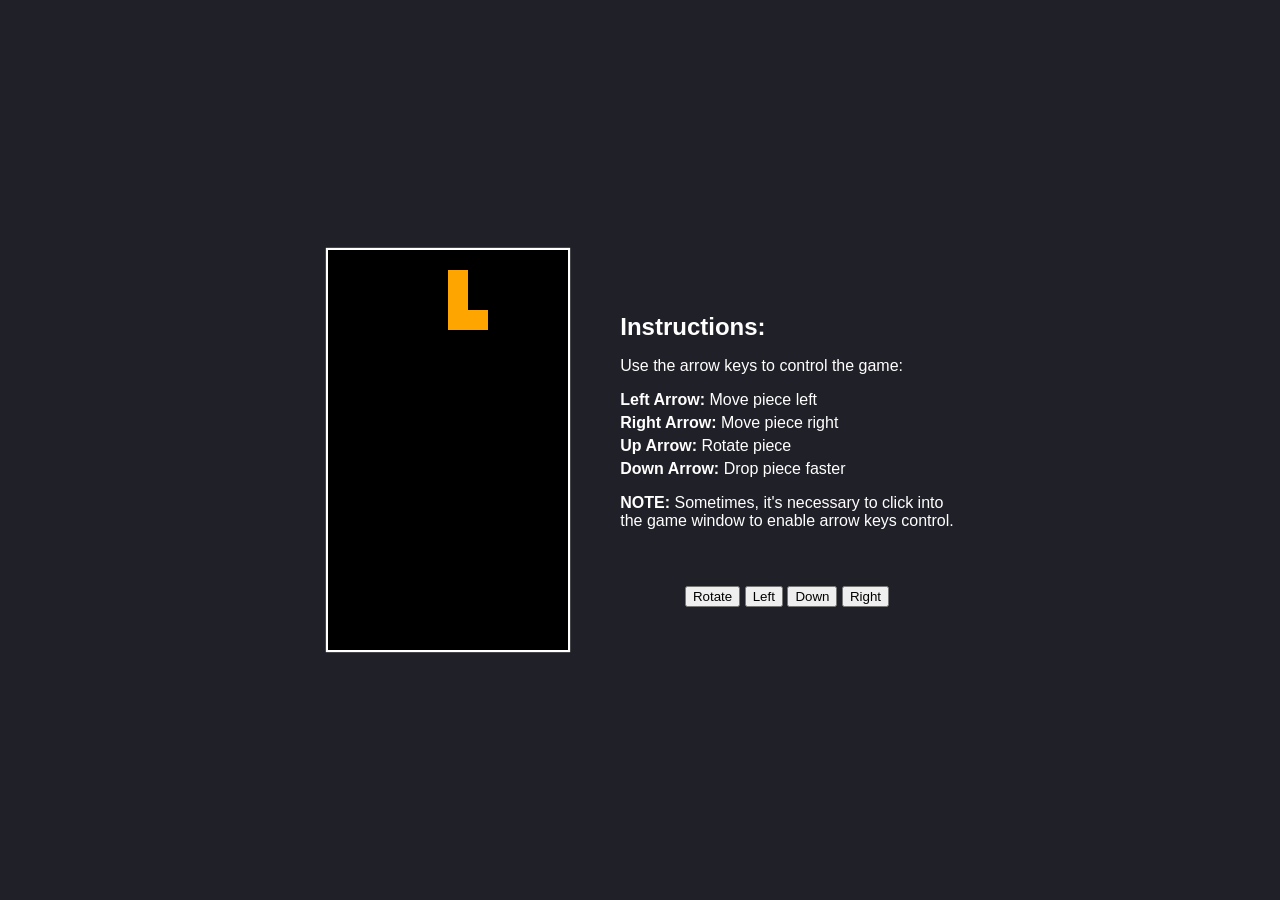
<file: index.html>
<!DOCTYPE html>
<html>
    <head>
        <link rel="stylesheet" href="styles.css">
    </head>
    <body>
        <div id="game-container">
            <canvas id="game-board" width="240" height="400"></canvas>
            <div id="info-container">
                <div id="instructions">
                    <h2>Instructions:</h2>
                    <p>Use the arrow keys to control the game:</p>
                    <ul>
                        <li><strong>Left Arrow:</strong> Move piece left</li>
                        <li><strong>Right Arrow:</strong> Move piece right</li>
                        <li><strong>Up Arrow:</strong> Rotate piece</li>
                        <li><strong>Down Arrow:</strong> Drop piece faster</li>
                    </ul>
                    <p><strong>NOTE:</strong> Sometimes, it's necessary to click into<br>the game window to enable arrow keys control.</p>
                </div>
                <div id="controls">
                    <button id="rotate-button">Rotate</button>
                    <button id="left-button">Left</button>
                    <button id="down-button">Down</button>
                    <button id="right-button">Right</button>
                </div> 
            </div>  
        </div>
        <script src="script.js"></script>
    </body>
</html>
</file>
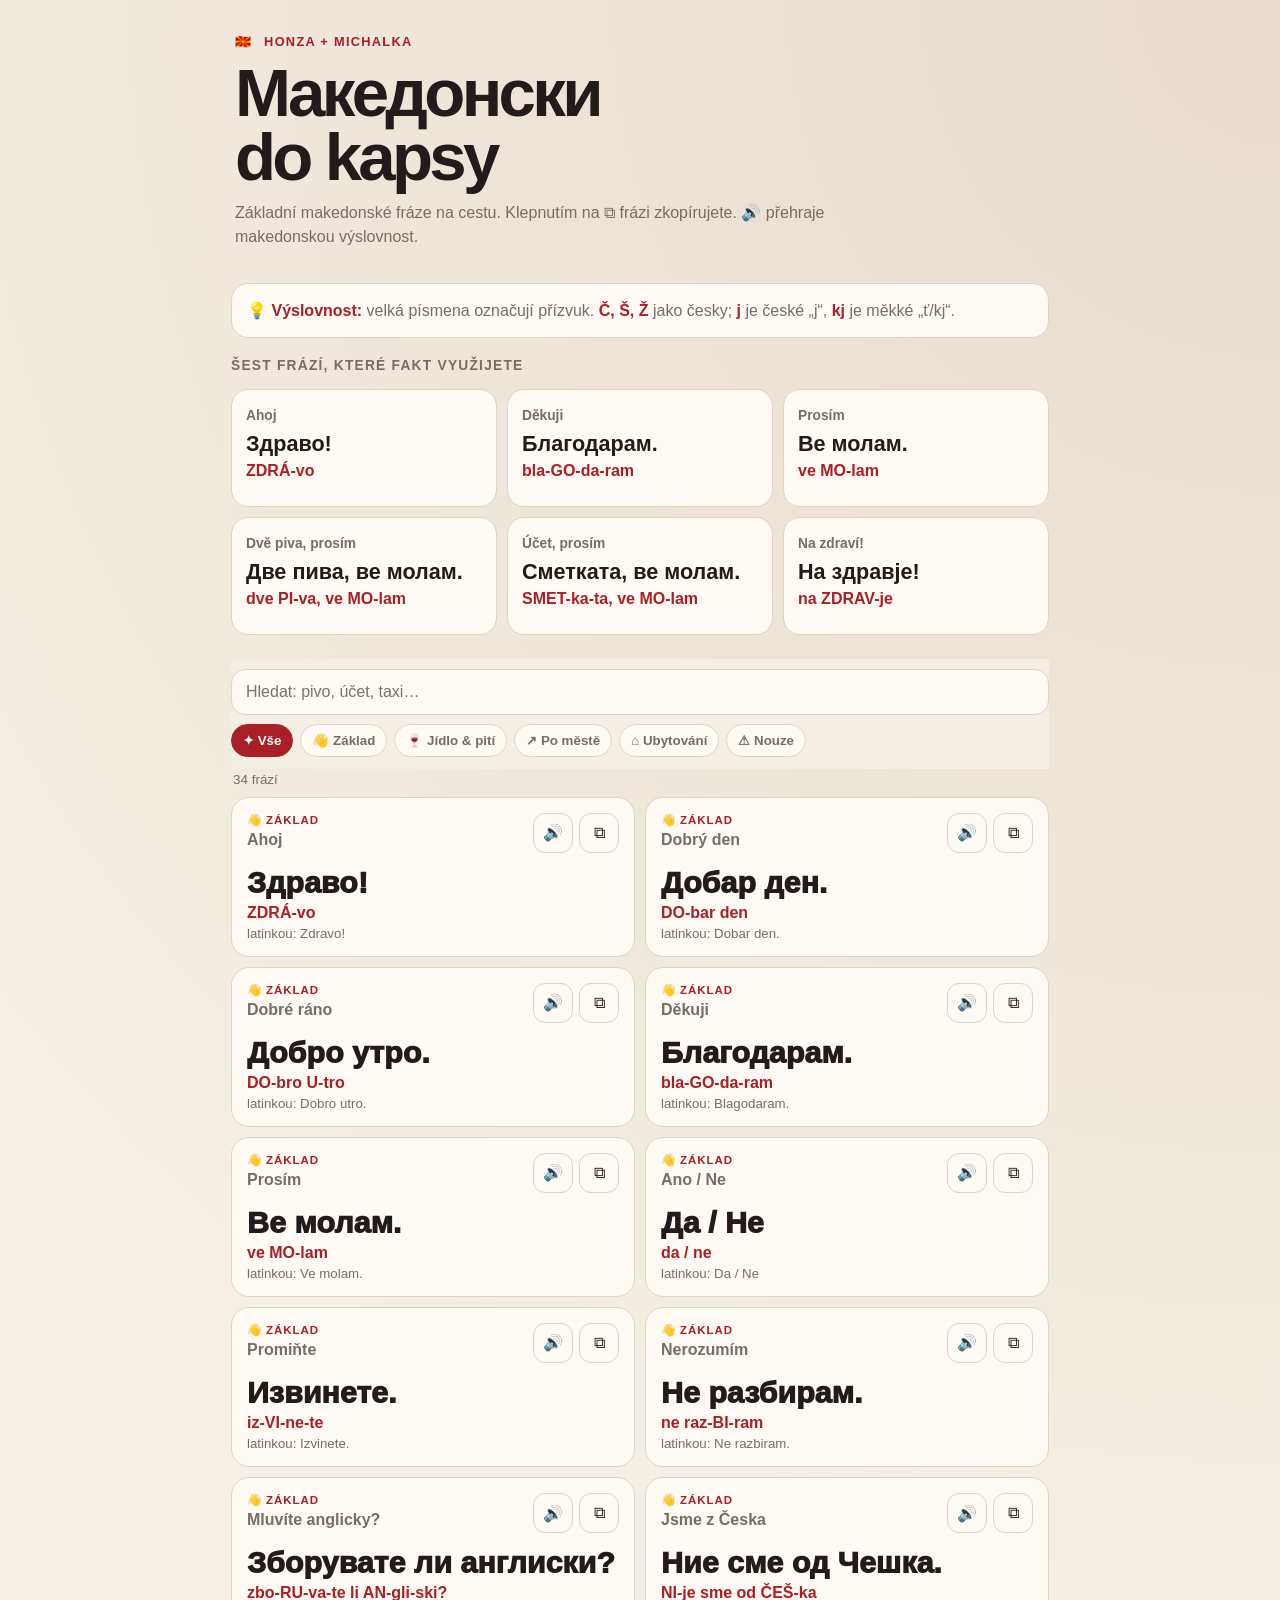
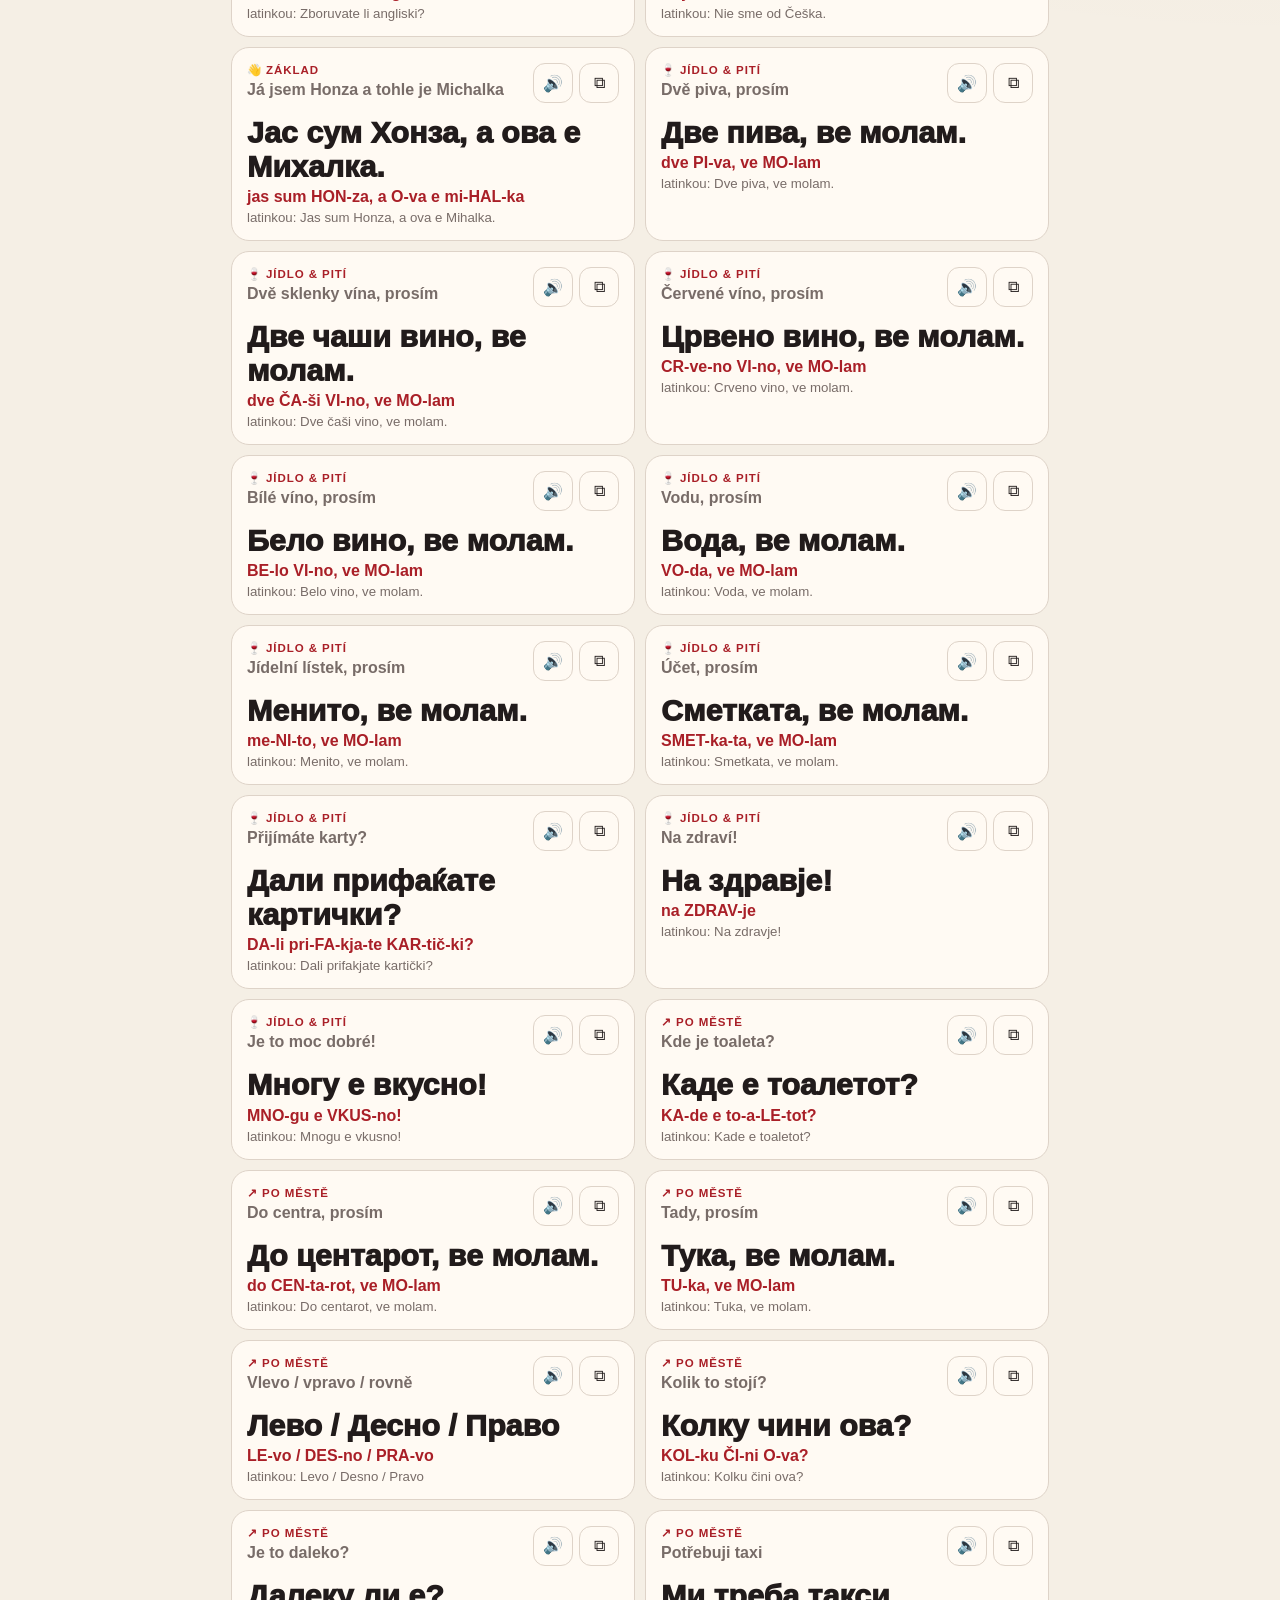
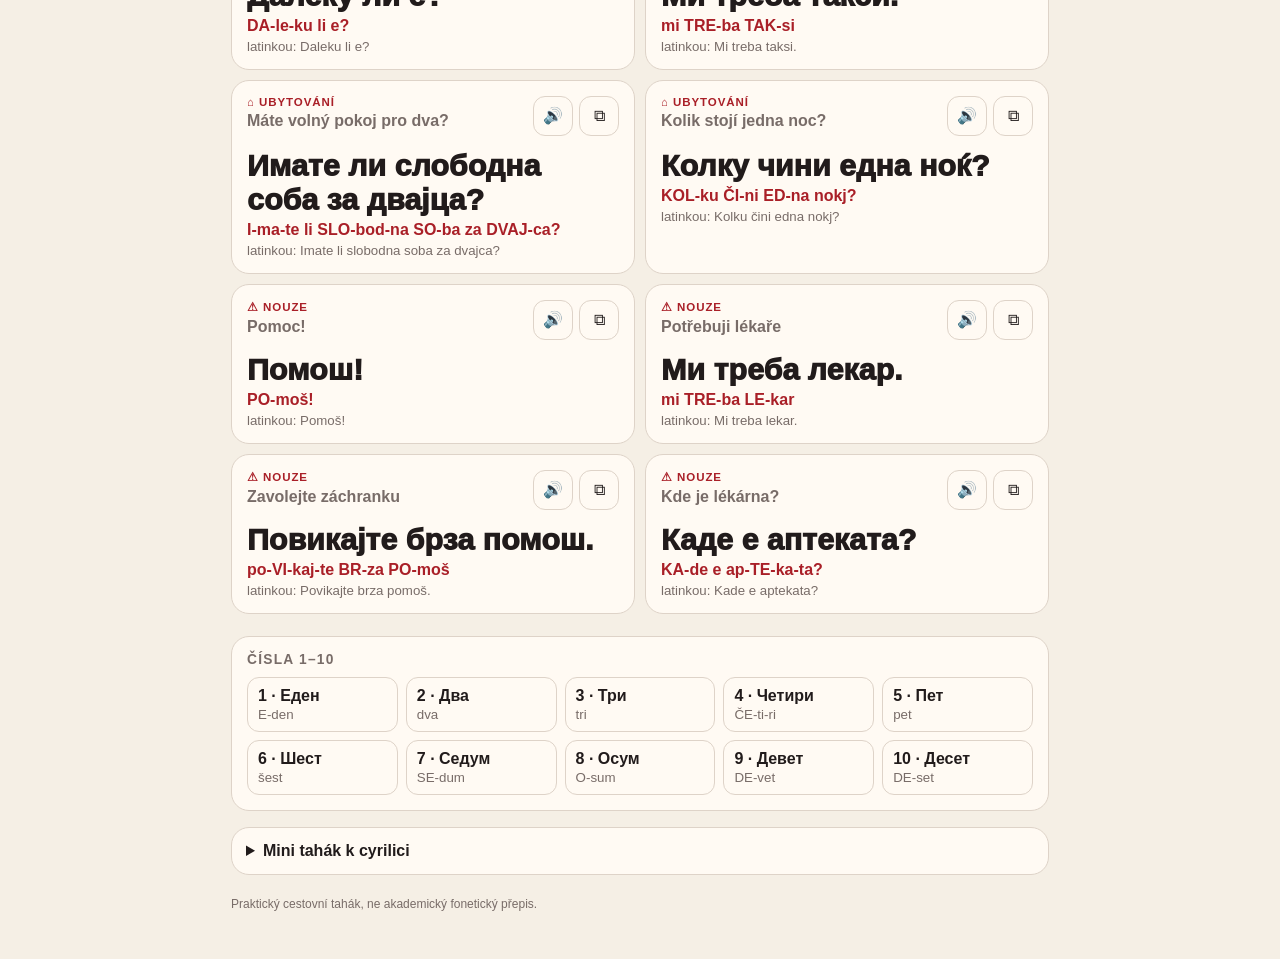
<file: makedonstina.html>
<!doctype html>
<html lang="cs">
<head>
<meta charset="utf-8">
<meta name="viewport" content="width=device-width,initial-scale=1,viewport-fit=cover">
<meta name="theme-color" content="#191313">
<meta name="apple-mobile-web-app-capable" content="yes">
<meta name="apple-mobile-web-app-title" content="Makedonština">
<title>Makedonština do kapsy</title>
<style>
:root{--bg:#f5efe5;--card:#fffaf3;--text:#211b1b;--muted:#786c68;--red:#a91f27;--line:#ded3c8}
@media(prefers-color-scheme:dark){:root{--bg:#161111;--card:#241c1c;--text:#fff7ee;--muted:#b8aaa4;--red:#ff646b;--line:#463939}}
*{box-sizing:border-box}body{margin:0;background:radial-gradient(circle at 100% 0,#7d4b171f,transparent 38%),var(--bg);color:var(--text);font-family:-apple-system,BlinkMacSystemFont,"Segoe UI",sans-serif}
main{max-width:850px;margin:auto;padding:22px 16px 48px}header{padding:12px 4px 14px}.eyebrow{color:var(--red);font-weight:900;letter-spacing:.1em;font-size:.8rem}.eyebrow span{margin-right:7px}h1{font-size:clamp(2.15rem,10vw,4.2rem);line-height:.95;letter-spacing:-.055em;margin:12px 0}.lead{color:var(--muted);line-height:1.5;margin:0;max-width:640px}
.tip{margin:20px 0;padding:15px;border:1px solid var(--line);border-radius:17px;background:var(--card);line-height:1.45;color:var(--muted)}.tip b{color:var(--red)}
.top{display:grid;grid-template-columns:repeat(2,1fr);gap:10px;margin:16px 0 24px}.quick{border:1px solid var(--line);border-radius:17px;background:var(--card);padding:14px;min-height:118px}.quick .cz{color:var(--muted);font-weight:700;font-size:.86rem}.quick .mk{font-size:1.35rem;font-weight:900;margin:9px 0 6px}.say{color:var(--red);font-weight:900}
.toolbar{position:sticky;top:0;z-index:4;padding:10px 0 12px;background:color-mix(in srgb,var(--bg) 92%,transparent);backdrop-filter:blur(14px)}input{width:100%;border:1px solid var(--line);border-radius:14px;background:var(--card);color:var(--text);padding:13px 14px;font-size:1rem;outline:none}.chips{display:flex;gap:7px;overflow:auto;padding:9px 0 0;scrollbar-width:none}.chips::-webkit-scrollbar{display:none}.chip{white-space:nowrap;border:1px solid var(--line);background:var(--card);color:var(--muted);border-radius:999px;padding:8px 11px;font-weight:800}.chip.on{background:var(--red);border-color:var(--red);color:#fff}
#count{font-size:.84rem;color:var(--muted);margin:3px 2px 10px}.cards{display:grid;gap:10px}.card{border:1px solid var(--line);border-radius:18px;background:var(--card);padding:15px}.row{display:flex;justify-content:space-between;gap:12px;align-items:flex-start}.cat{color:var(--red);font-size:.72rem;text-transform:uppercase;font-weight:900;letter-spacing:.08em}.cz{color:var(--muted);font-weight:750;margin-top:4px}.mk{font-size:clamp(1.42rem,6vw,1.9rem);font-weight:950;line-height:1.12;margin:12px 0 5px}.latin{font-size:.83rem;color:var(--muted);margin-top:4px}.buttons{display:flex;gap:6px}.icon{width:40px;height:40px;border:1px solid var(--line);border-radius:12px;background:transparent;color:var(--text);font-size:1rem}.icon.playing{background:var(--red);border-color:var(--red);color:#fff}.numbers{margin-top:22px;border:1px solid var(--line);border-radius:18px;background:var(--card);padding:15px}.numbers h2{font-size:.86rem;text-transform:uppercase;letter-spacing:.09em;color:var(--muted);margin:0 0 10px}.ngrid{display:grid;grid-template-columns:repeat(2,1fr);gap:8px}.n{padding:9px 10px;border:1px solid var(--line);border-radius:12px}.n small{display:block;color:var(--muted);margin-top:2px}
details{margin-top:16px;border:1px solid var(--line);border-radius:18px;background:var(--card);padding:14px}summary{font-weight:900}.abc{color:var(--muted);line-height:1.55;margin-top:10px}.toast{position:fixed;left:50%;bottom:25px;transform:translate(-50%,15px);background:#111;color:#fff;padding:10px 13px;border-radius:999px;opacity:0;transition:.2s;pointer-events:none}.toast.show{opacity:1;transform:translate(-50%,0)}footer{margin-top:22px;color:var(--muted);font-size:.75rem}
@media(min-width:720px){.top{grid-template-columns:repeat(3,1fr)}.cards{grid-template-columns:repeat(2,1fr)}.ngrid{grid-template-columns:repeat(5,1fr)}} 
</style>
</head>
<body>
<main>
<header>
<div class="eyebrow"><span>🇲🇰</span> HONZA + MICHALKA</div>
<h1>Македонски<br>do kapsy</h1>
<p class="lead">Základní makedonské fráze na cestu. Klepnutím na ⧉ frázi zkopírujete. 🔊 přehraje makedonskou výslovnost.</p>
</header>
<div class="tip">💡 <b>Výslovnost:</b> velká písmena označují přízvuk. <b>Č, Š, Ž</b> jako česky; <b>j</b> je české „j“, <b>kj</b> je měkké „ť/kj“.</div>
<section>
<h2 style="font-size:.86rem;text-transform:uppercase;letter-spacing:.09em;color:var(--muted)">Šest frází, které fakt využijete</h2>
<div class="top" id="top"></div>
</section>
<div class="toolbar">
<input id="q" placeholder="Hledat: pivo, účet, taxi…" autocomplete="off">
<div class="chips" id="chips"></div>
</div>
<div id="count"></div>
<div class="cards" id="cards"></div>
<section class="numbers">
<h2>Čísla 1–10</h2><div class="ngrid" id="numbers"></div>
</section>
<details><summary>Mini tahák k cyrilici</summary><div class="abc"><b>Ј</b> = j · <b>Ш</b> = š · <b>Ж</b> = ž · <b>Ч</b> = č · <b>Ќ</b> ≈ kj/ť · <b>Ѓ</b> ≈ gj/ď · <b>Љ</b> = lj · <b>Њ</b> = nj. Makedonština je slovanský jazyk, takže spousta slov začne dávat smysl po pár minutách.</div></details>
<footer>Praktický cestovní tahák, ne akademický fonetický přepis.</footer>
</main>
<div class="toast" id="toast">Zkopírováno</div>
<script>
const P=[
["Základ","Ahoj","Здраво!","ZDRÁ-vo","Zdravo!",1],
["Základ","Dobrý den","Добар ден.","DO-bar den","Dobar den.",0],
["Základ","Dobré ráno","Добро утро.","DO-bro U-tro","Dobro utro.",0],
["Základ","Děkuji","Благодарам.","bla-GO-da-ram","Blagodaram.",1],
["Základ","Prosím","Ве молам.","ve MO-lam","Ve molam.",1],
["Základ","Ano / Ne","Да / Не","da / ne","Da / Ne",0],
["Základ","Promiňte","Извинете.","iz-VI-ne-te","Izvinete.",0],
["Základ","Nerozumím","Не разбирам.","ne raz-BI-ram","Ne razbiram.",0],
["Základ","Mluvíte anglicky?","Зборувате ли англиски?","zbo-RU-va-te li AN-gli-ski?","Zboruvate li angliski?",0],
["Základ","Jsme z Česka","Ние сме од Чешка.","NI-je sme od ČEŠ-ka","Nie sme od Češka.",0],
["Základ","Já jsem Honza a tohle je Michalka","Јас сум Хонза, а ова е Михалка.","jas sum HON-za, a O-va e mi-HAL-ka","Jas sum Honza, a ova e Mihalka.",0],
["Jídlo & pití","Dvě piva, prosím","Две пива, ве молам.","dve PI-va, ve MO-lam","Dve piva, ve molam.",1],
["Jídlo & pití","Dvě sklenky vína, prosím","Две чаши вино, ве молам.","dve ČA-ši VI-no, ve MO-lam","Dve čaši vino, ve molam.",0],
["Jídlo & pití","Červené víno, prosím","Црвено вино, ве молам.","CR-ve-no VI-no, ve MO-lam","Crveno vino, ve molam.",0],
["Jídlo & pití","Bílé víno, prosím","Бело вино, ве молам.","BE-lo VI-no, ve MO-lam","Belo vino, ve molam.",0],
["Jídlo & pití","Vodu, prosím","Вода, ве молам.","VO-da, ve MO-lam","Voda, ve molam.",0],
["Jídlo & pití","Jídelní lístek, prosím","Менито, ве молам.","me-NI-to, ve MO-lam","Menito, ve molam.",0],
["Jídlo & pití","Účet, prosím","Сметката, ве молам.","SMET-ka-ta, ve MO-lam","Smetkata, ve molam.",1],
["Jídlo & pití","Přijímáte karty?","Дали прифаќате картички?","DA-li pri-FA-kja-te KAR-tič-ki?","Dali prifakjate kartički?",0],
["Jídlo & pití","Na zdraví!","На здравје!","na ZDRAV-je","Na zdravje!",1],
["Jídlo & pití","Je to moc dobré!","Многу е вкусно!","MNO-gu e VKUS-no!","Mnogu e vkusno!",0],
["Po městě","Kde je toaleta?","Каде е тоалетот?","KA-de e to-a-LE-tot?","Kade e toaletot?",0],
["Po městě","Do centra, prosím","До центарот, ве молам.","do CEN-ta-rot, ve MO-lam","Do centarot, ve molam.",0],
["Po městě","Tady, prosím","Тука, ве молам.","TU-ka, ve MO-lam","Tuka, ve molam.",0],
["Po městě","Vlevo / vpravo / rovně","Лево / Десно / Право","LE-vo / DES-no / PRA-vo","Levo / Desno / Pravo",0],
["Po městě","Kolik to stojí?","Колку чини ова?","KOL-ku ČI-ni O-va?","Kolku čini ova?",0],
["Po městě","Je to daleko?","Далеку ли е?","DA-le-ku li e?","Daleku li e?",0],
["Po městě","Potřebuji taxi","Ми треба такси.","mi TRE-ba TAK-si","Mi treba taksi.",0],
["Ubytování","Máte volný pokoj pro dva?","Имате ли слободна соба за двајца?","I-ma-te li SLO-bod-na SO-ba za DVAJ-ca?","Imate li slobodna soba za dvajca?",0],
["Ubytování","Kolik stojí jedna noc?","Колку чини една ноќ?","KOL-ku ČI-ni ED-na nokj?","Kolku čini edna nokj?",0],
["Nouze","Pomoc!","Помош!","PO-moš!","Pomoš!",0],
["Nouze","Potřebuji lékaře","Ми треба лекар.","mi TRE-ba LE-kar","Mi treba lekar.",0],
["Nouze","Zavolejte záchranku","Повикајте брза помош.","po-VI-kaj-te BR-za PO-moš","Povikajte brza pomoš.",0],
["Nouze","Kde je lékárna?","Каде е аптеката?","KA-de e ap-TE-ka-ta?","Kade e aptekata?",0]
];
const N=[["1","Еден","E-den"],["2","Два","dva"],["3","Три","tri"],["4","Четири","ČE-ti-ri"],["5","Пет","pet"],["6","Шест","šest"],["7","Седум","SE-dum"],["8","Осум","O-sum"],["9","Девет","DE-vet"],["10","Десет","DE-set"]];
let cat="Vše"; const cats=["Vše",...new Set(P.map(x=>x[0]))], icons={"Vše":"✦","Základ":"👋","Jídlo & pití":"🍷","Po městě":"↗","Ubytování":"⌂","Nouze":"⚠"};
const esc=s=>String(s).replace(/[&<>"']/g,c=>({"&":"&amp;","<":"&lt;",">":"&gt;",'"':"&quot;","'":"&#39;"}[c]));
const norm=s=>s.toLowerCase().normalize("NFD").replace(/[\u0300-\u036f]/g,"");
function toast(t){let x=document.querySelector("#toast");x.textContent=t;x.classList.add("show");setTimeout(()=>x.classList.remove("show"),1100)}
async function copy(t){try{await navigator.clipboard.writeText(t)}catch(e){let a=document.createElement("textarea");a.value=t;document.body.append(a);a.select();document.execCommand("copy");a.remove()}toast("Zkopírováno")}
let currentAudio=null,currentButton=null;
function play(i,b){
  if(currentAudio){currentAudio.pause();currentAudio.currentTime=0;if(currentButton)currentButton.classList.remove("playing")}
  const a=new Audio(`audio/${i}.mp3?v=2`); currentAudio=a; currentButton=b; b.classList.add("playing");
  const done=()=>{b.classList.remove("playing"); if(currentAudio===a){currentAudio=null;currentButton=null}};
  a.onended=done; a.onerror=()=>{done();toast("Zvuk se nepodařilo přehrát")};
  a.play().catch(()=>{done();toast("Zvuk se nepodařilo přehrát")});
}
function renderTop(){document.querySelector("#top").innerHTML=P.filter(x=>x[5]).slice(0,6).map(x=>`<div class="quick"><div class="cz">${esc(x[1])}</div><div class="mk" lang="mk">${esc(x[2])}</div><div class="say">${esc(x[3])}</div></div>`).join("")}
function renderChips(){document.querySelector("#chips").innerHTML=cats.map(c=>`<button class="chip ${c===cat?"on":""}" data-c="${esc(c)}">${icons[c]||"•"} ${esc(c)}</button>`).join("");document.querySelectorAll(".chip").forEach(b=>b.onclick=()=>{cat=b.dataset.c;renderChips();render()})}
function render(){let q=norm(document.querySelector("#q").value),v=P.map((x,i)=>[x,i]).filter(([x])=>(cat==="Vše"||x[0]===cat)&&(!q||norm(x.join(" ")).includes(q)));document.querySelector("#count").textContent=`${v.length} frází`;document.querySelector("#cards").innerHTML=v.map(([x,i])=>`<article class="card"><div class="row"><div><div class="cat">${icons[x[0]]||"•"} ${esc(x[0])}</div><div class="cz">${esc(x[1])}</div></div><div class="buttons"><button class="icon" data-play="${i}" aria-label="Přehrát makedonskou výslovnost">🔊</button><button class="icon" data-c="${esc(x[2])}">⧉</button></div></div><div class="mk" lang="mk">${esc(x[2])}</div><div class="say">${esc(x[3])}</div><div class="latin">latinkou: ${esc(x[4])}</div></article>`).join("");document.querySelectorAll("[data-play]").forEach(b=>b.onclick=()=>play(Number(b.dataset.play),b));document.querySelectorAll(".icon[data-c]").forEach(b=>b.onclick=()=>copy(b.dataset.c))}
document.querySelector("#numbers").innerHTML=N.map(x=>`<div class="n"><b>${x[0]} · ${x[1]}</b><small>${x[2]}</small></div>`).join("");
document.querySelector("#q").oninput=render;renderTop();renderChips();render();
</script>
</body>
</html>
</file>
<file: styles.css>
body {
    background: #202028;
    display: flex;
    align-items: center;
    justify-content: center;
    height: 100vh;
    margin: 0;
    font-family: Arial, sans-serif;
    color: #fff;
}

#game-container {
    display: flex;
    flex-direction: row;
    align-items: center;
}

#game-board {
    box-shadow: 0 0 1px #fff;
    border: 2px solid #fff;
    margin-right: 50px;
}

#instructions {
    text-align: left;
}

#instructions h2 {
    margin-bottom: 10px;
}

#info-container {
    display: flex;
    flex-direction: column;
    align-items: center;
}

#controls {
    margin-top: 40px;  /* adjust this value as needed */
}

#instructions ul {
    list-style: none;
    padding: 0;
}

#instructions ul li {
    margin-bottom: 5px;
}
</file>
